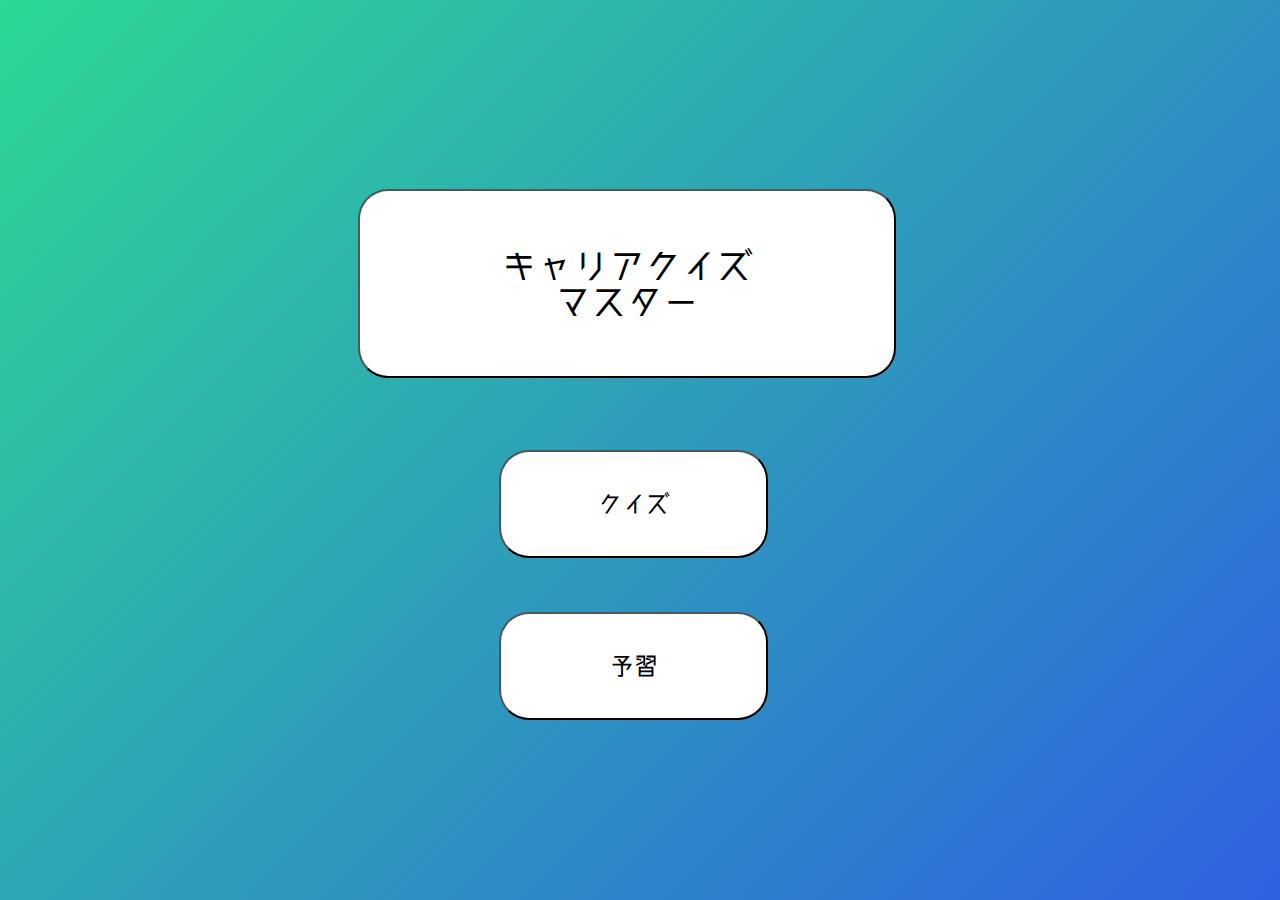
<file: index.html>
<!DOCTYPE html>
<html lang="ja">

<head>
	<meta charset="UTF-8">
	<meta name="viewport" content="width=device-width, initial-scale=1.0">
	<title>main</title>
	<link rel="stylesheet" href="css/mainpage.css">
	<link rel="stylesheet" href="css/style.css">
</head>

<body>
	<button class="title"><p>キャリアクイズマスター</p></button>
	<a href="genre.html"><button class="startButton"><p>クイズ</p></button></a>
	<a href="study.html"><button class="studyButton"><p>予習</p></button></a>
</body>

</html>
</file>
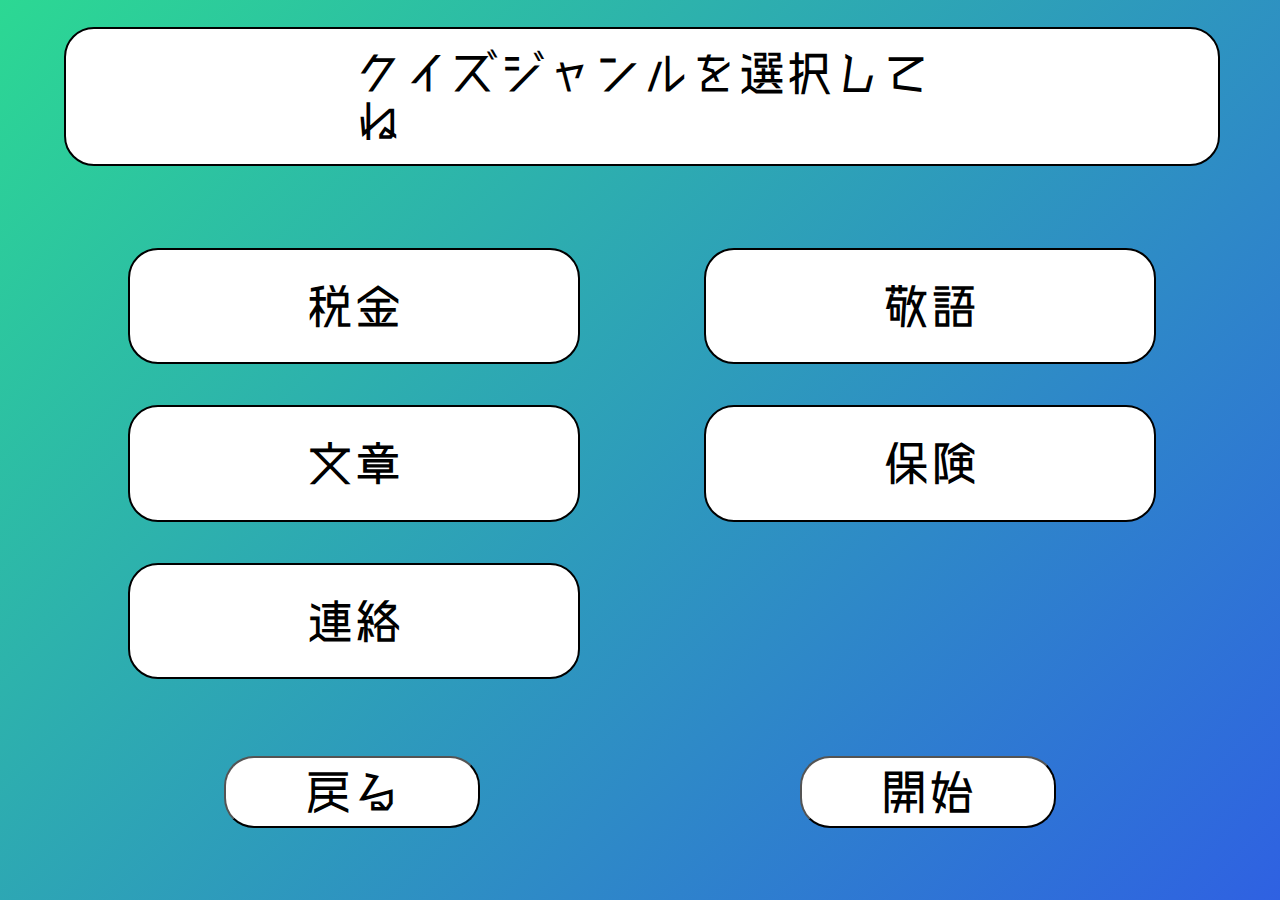
<file: genre.html>
<!DOCTYPE html>
<html lang="ja">

<head>
	<meta charset="UTF-8">
	<meta name="viewport" content="width=device-width, initial-scale=1.0">
	<title>genre</title>
	<link rel="stylesheet" href="css/genre.css">
	<link rel="stylesheet" href="css/style.css">
</head>

<body>

	<div class="textbox1"><p>クイズジャンルを選択してね</p></div>

	<div class="genre">

	<form name="form1" method="GET" action="quiz.html" onsubmit="return cancelsubmit()">
	
	<input type="checkbox" check id="1" name="genre" value="1"><label for="1"class="button1"><p>税金</p></label>

	<input type="checkbox" check id="2" name="genre" value="2"><label for="2"class="button2"><p>文章</p></label>

	<input type="checkbox" check id="3" name="genre" value="3"><label for="3"class="button3"><p>連絡</p></label>

	<input type="checkbox" check id="4" name="genre" value="4"><label for="4"class="button5"><p>敬語</p></label>

	<input type="checkbox" check id="5" name="genre" value="5"><label for="5"class="button6"><p>保険</p></label>

	</div>

	
	<button class="button8"name="submit"><p>開始</p></button>


	</form>

	
	<a href="index.html"><button class="button4"><p>戻る</p></button></a>
	
	<script src="./js/genre.js"></script>

</body>

</html>
</file>
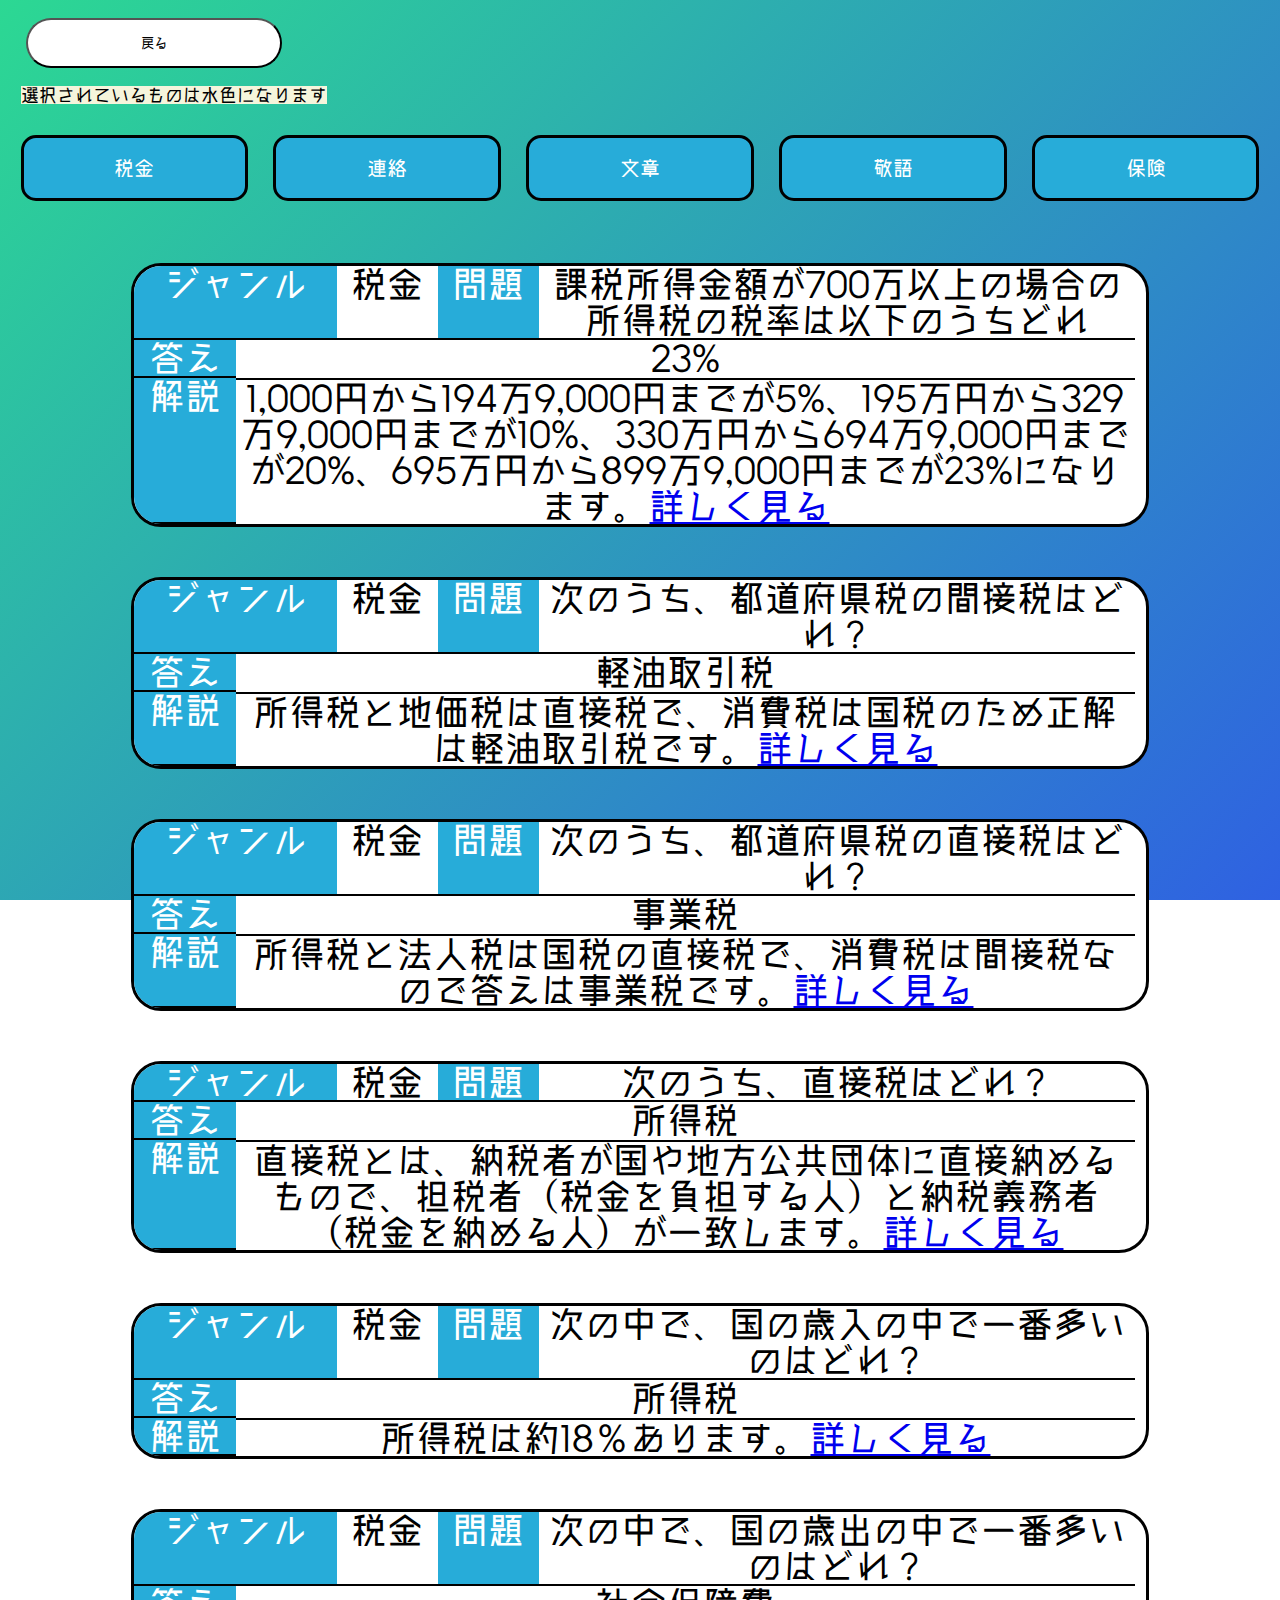
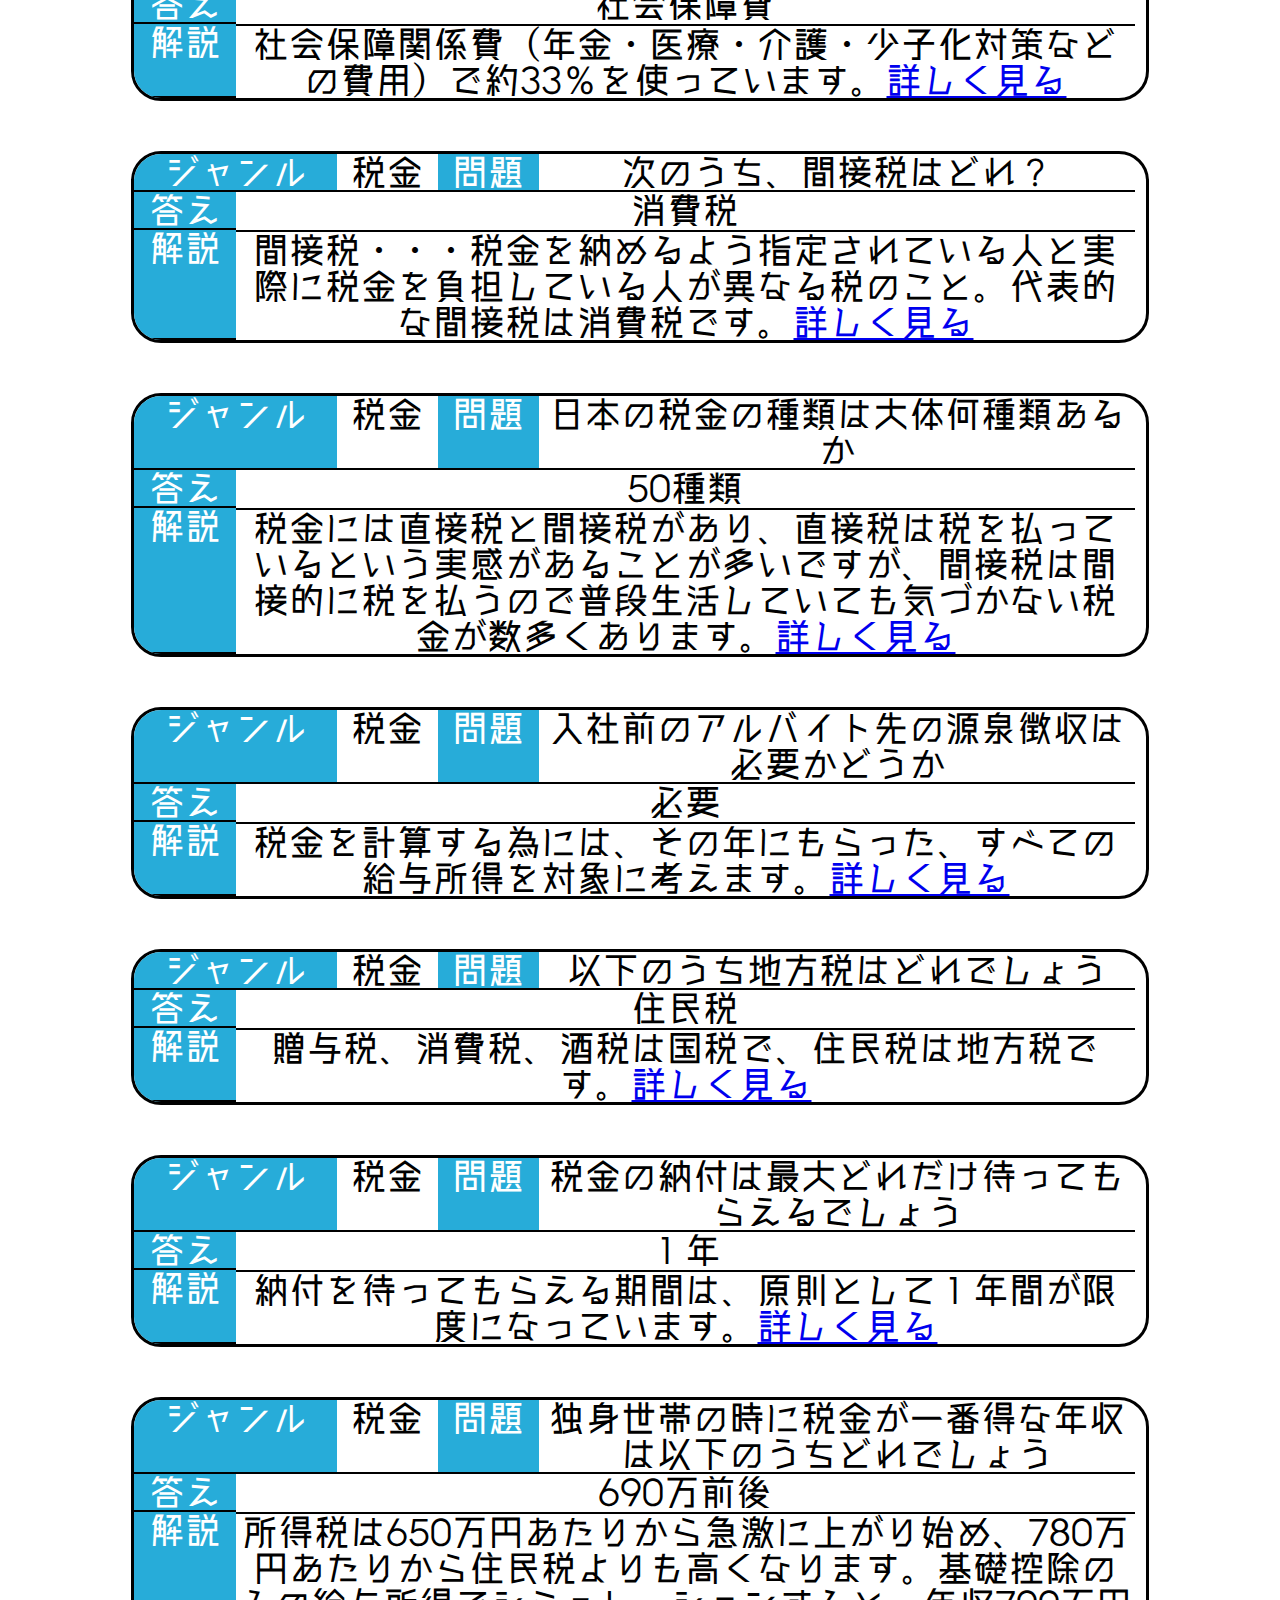
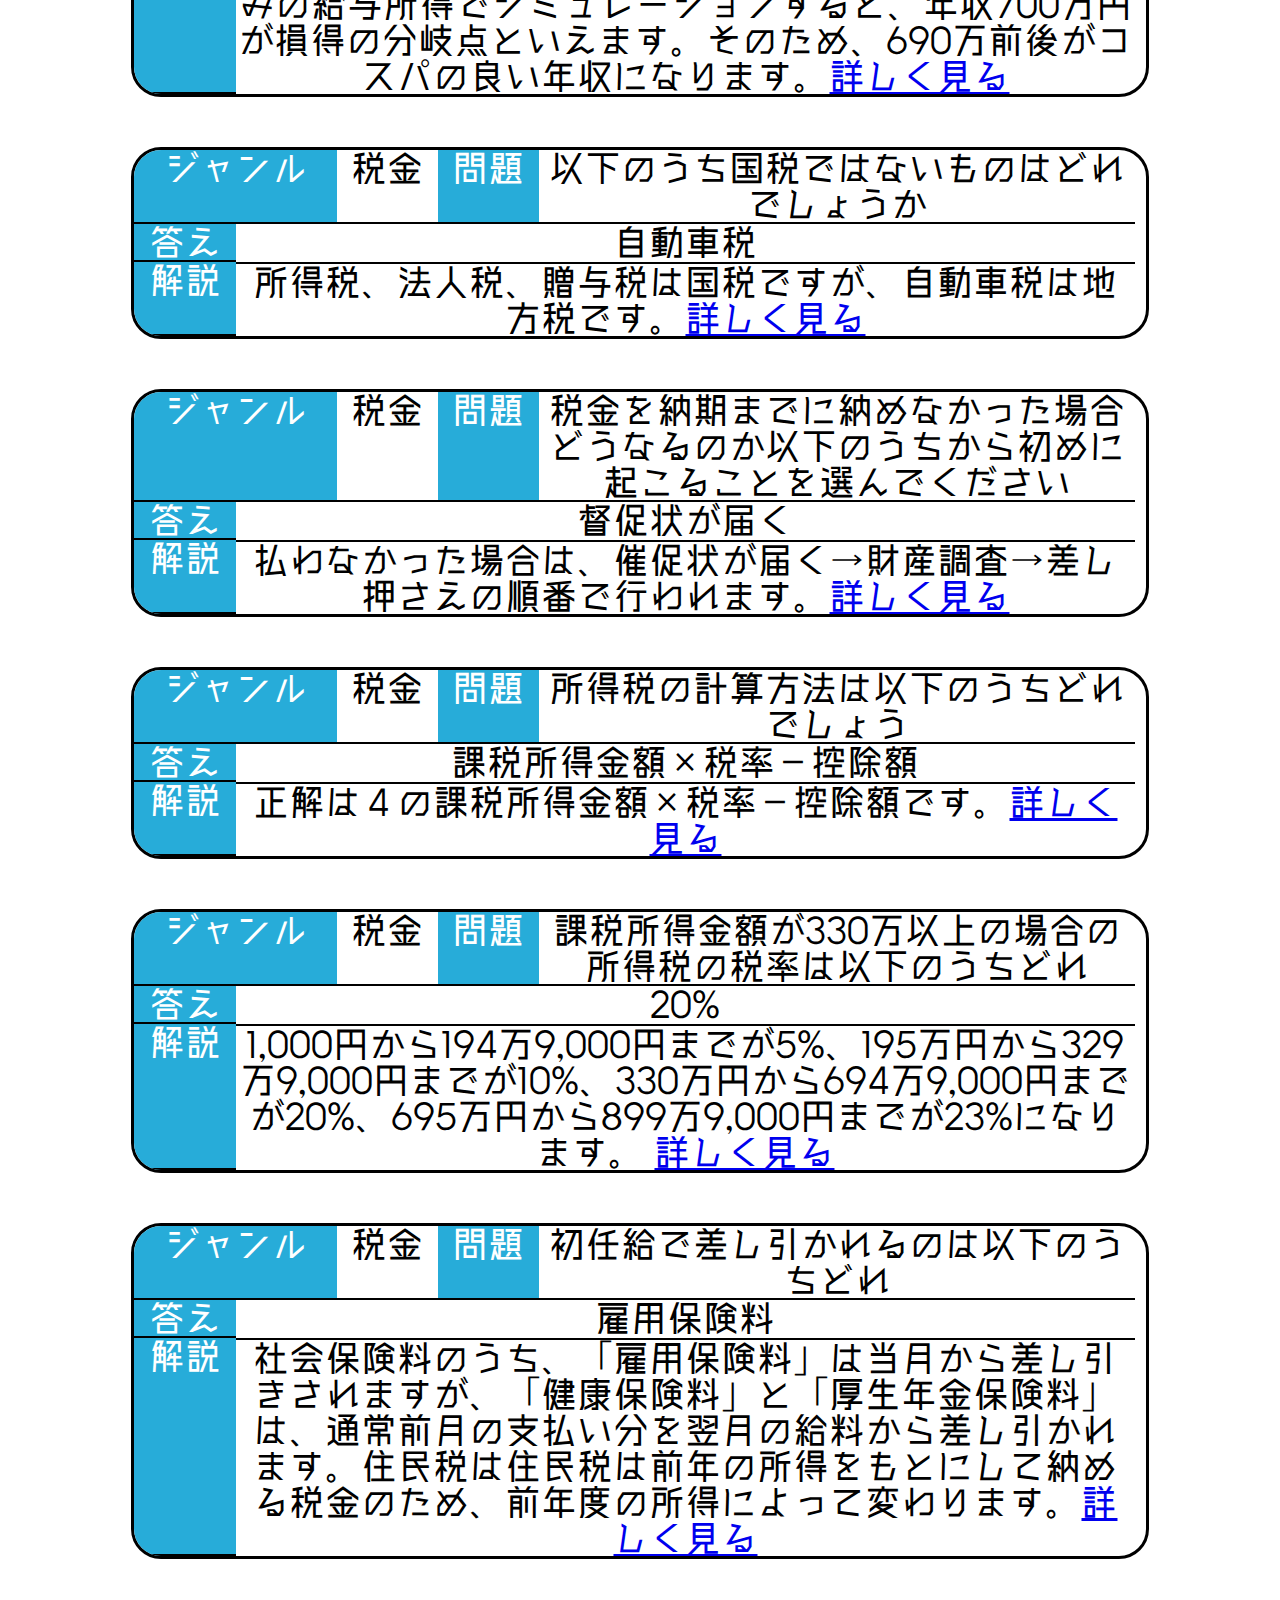
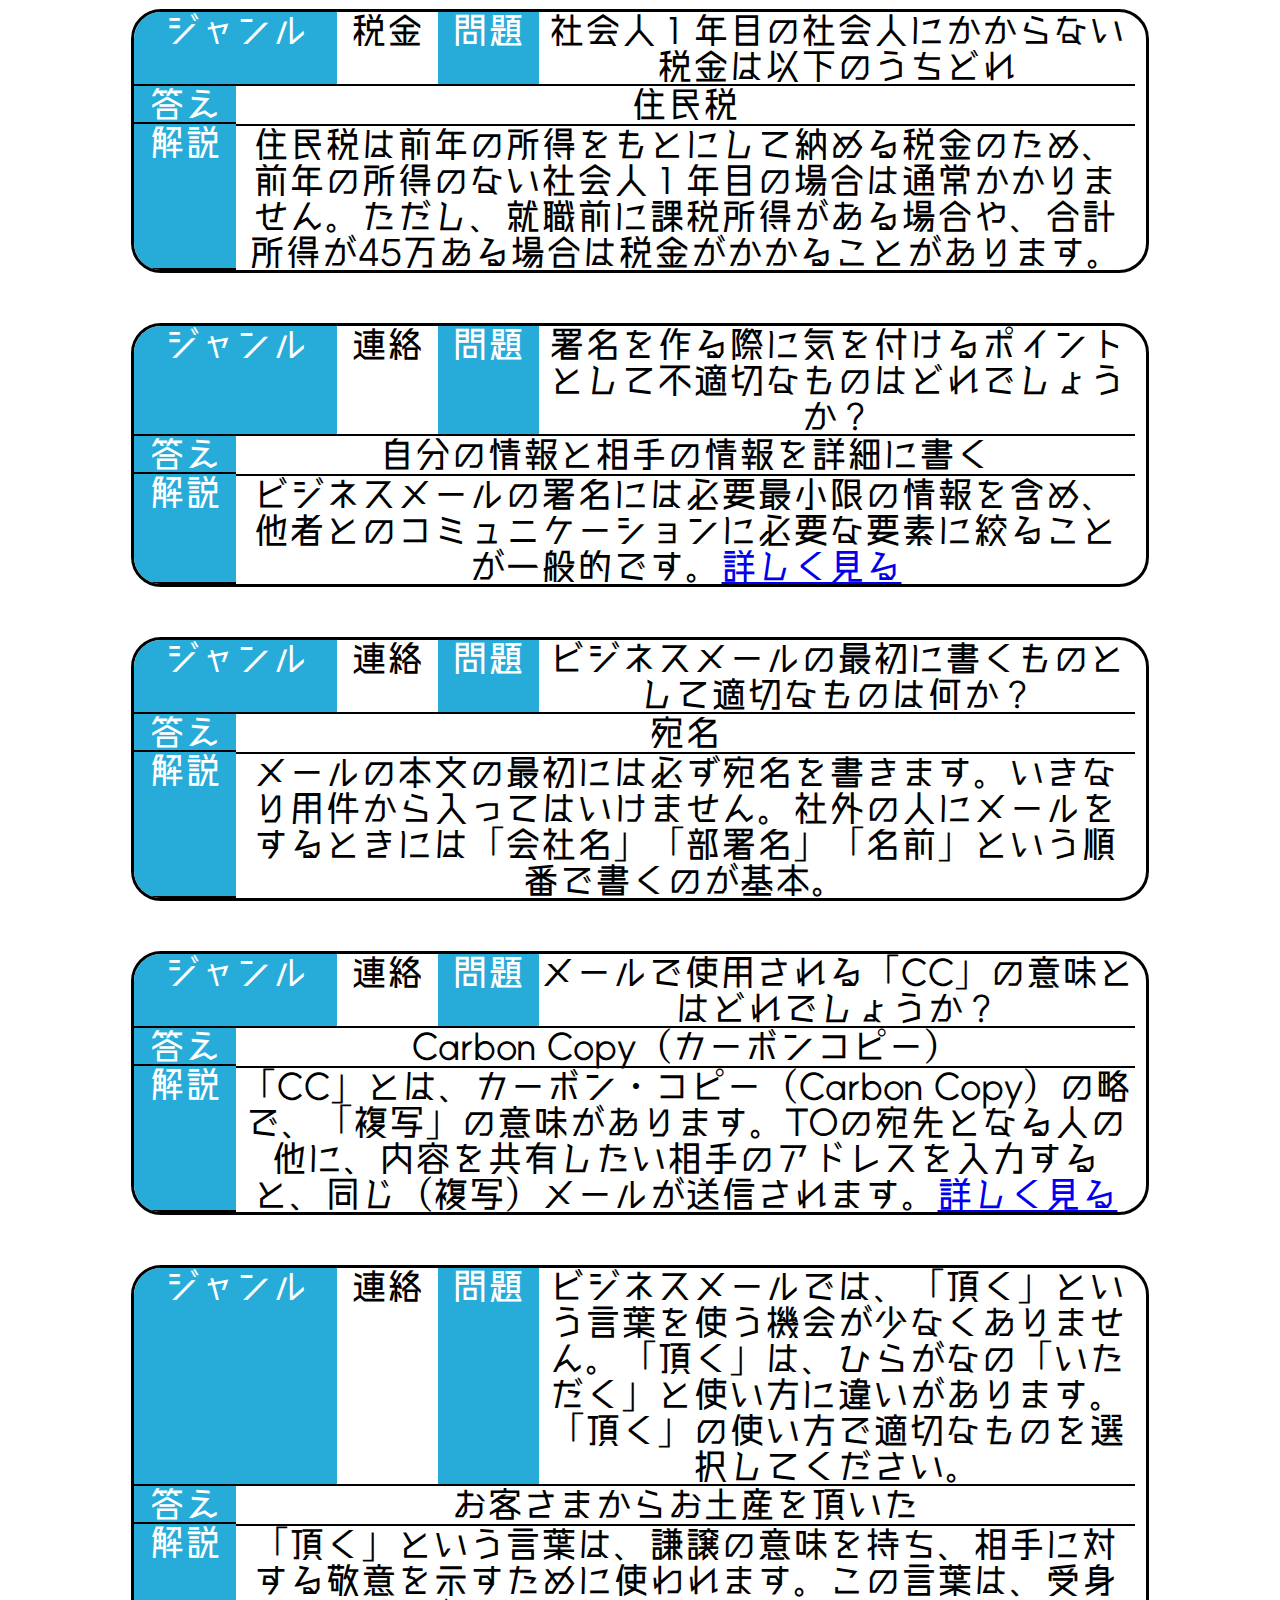
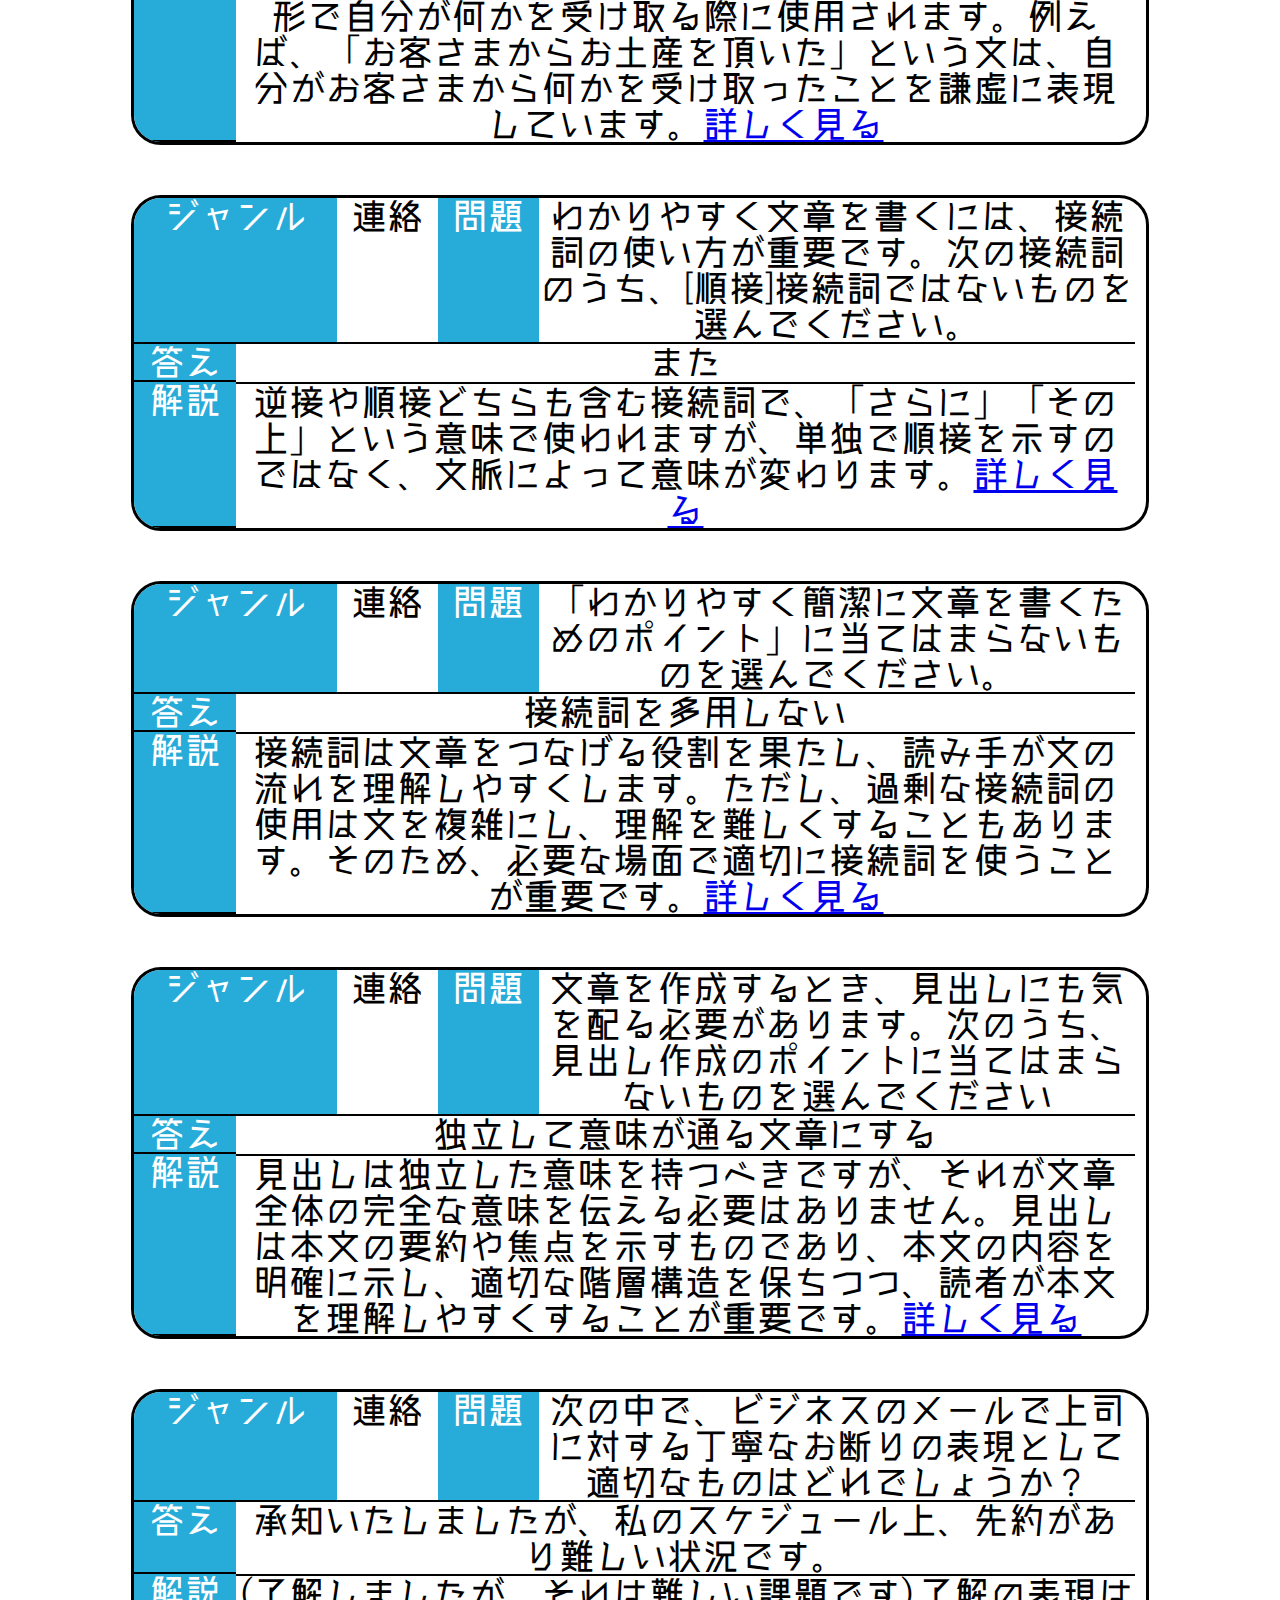
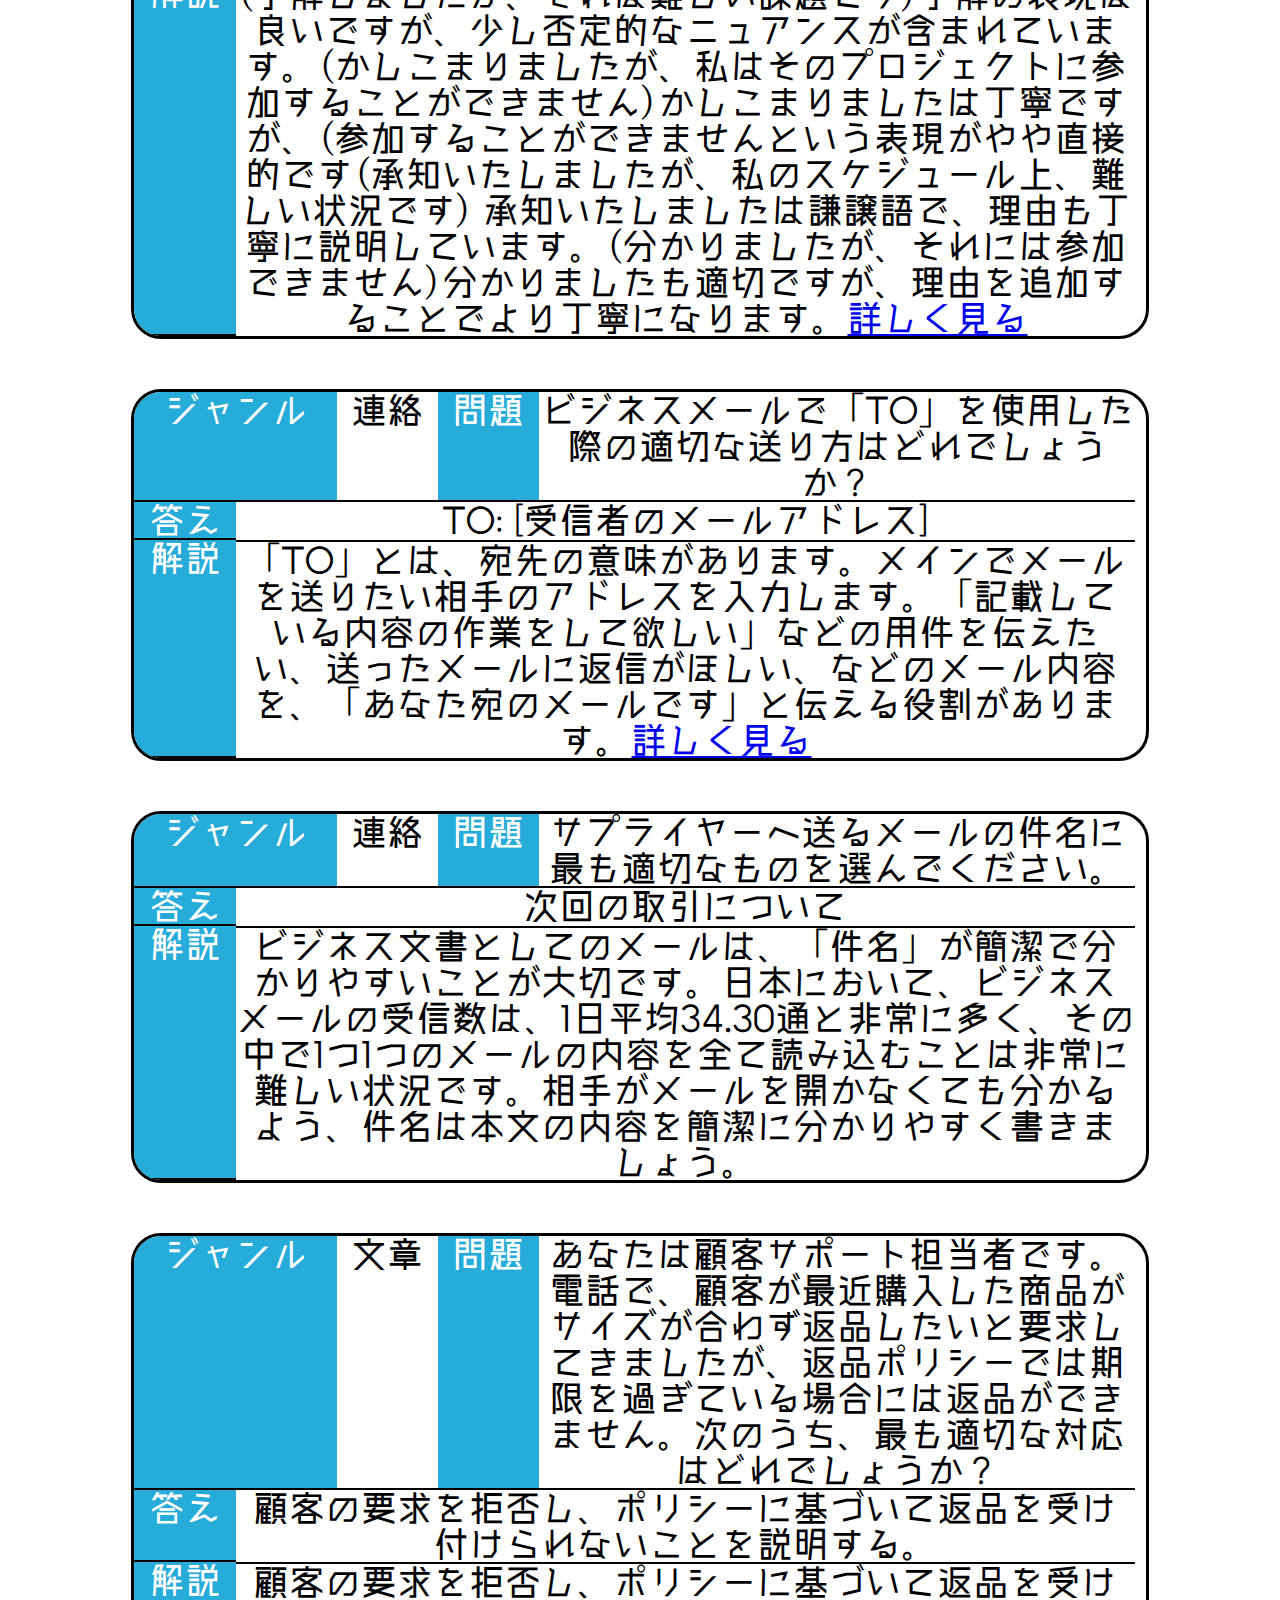
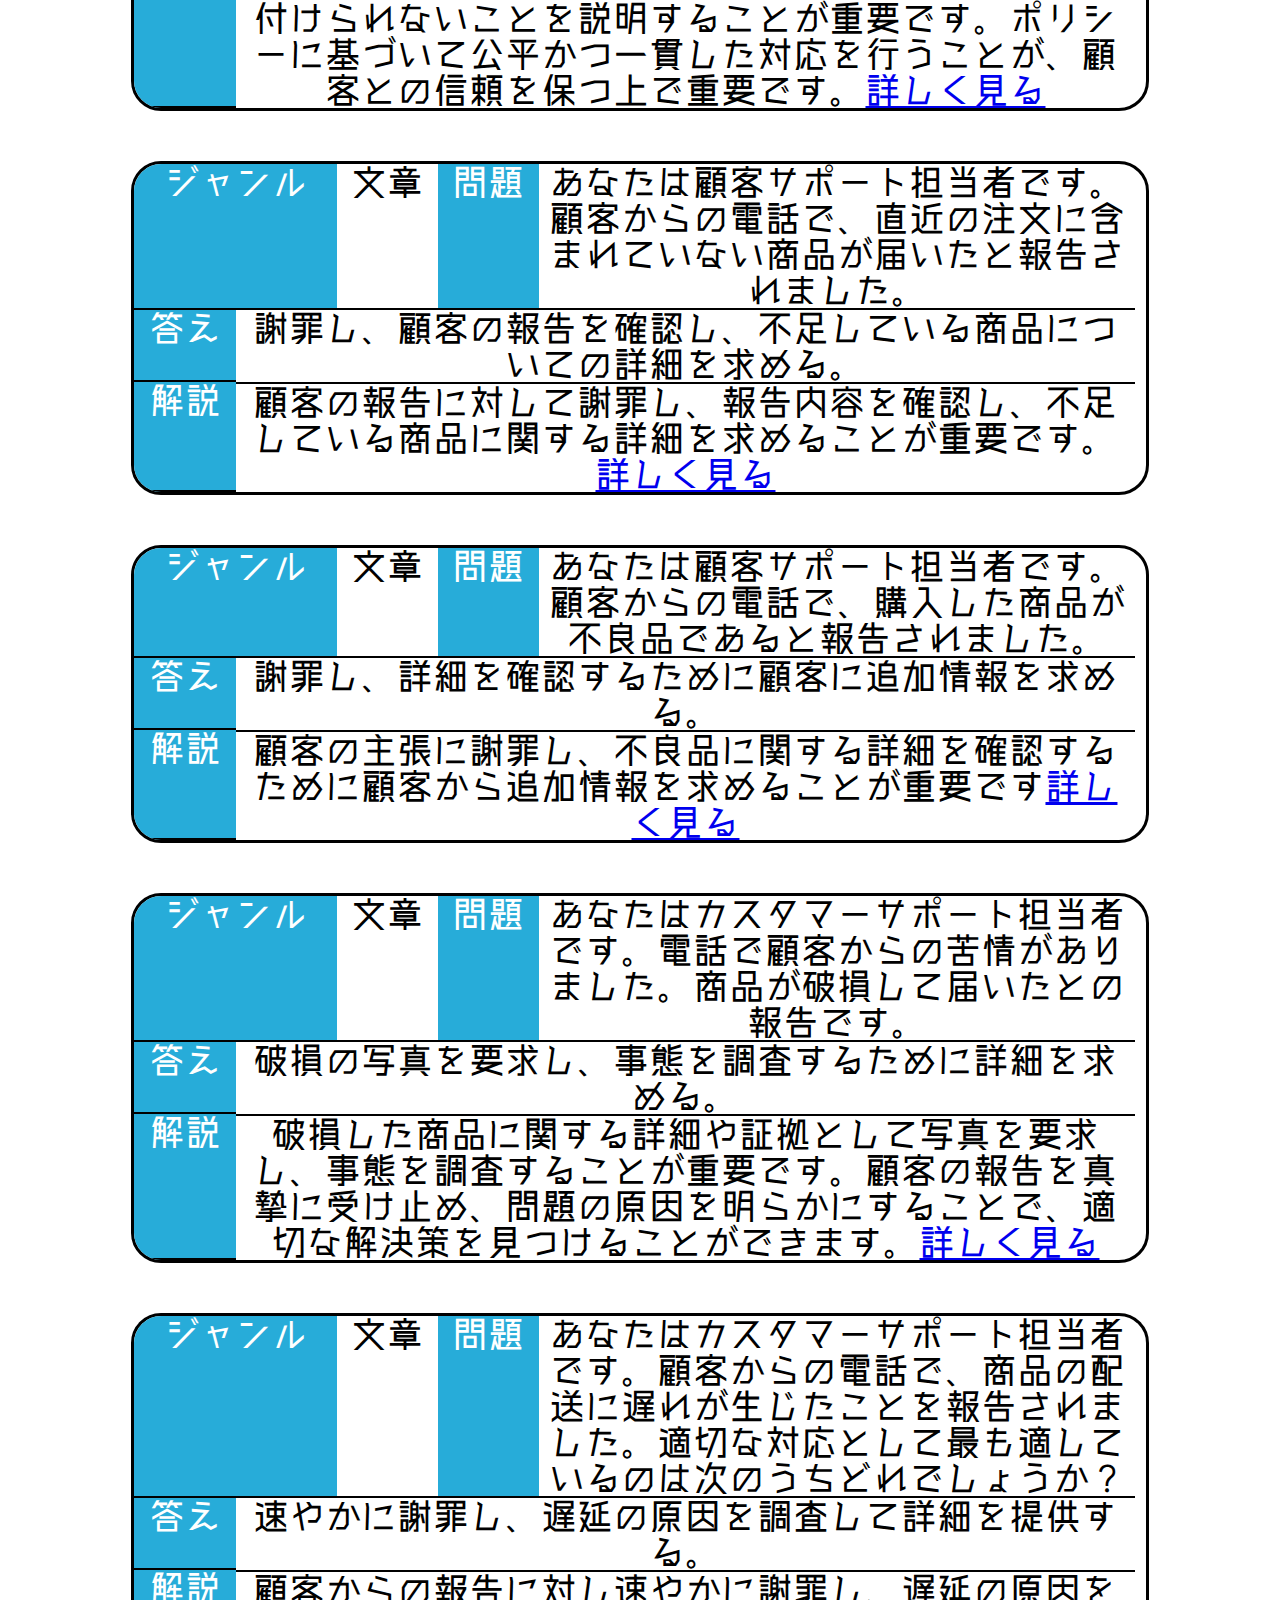
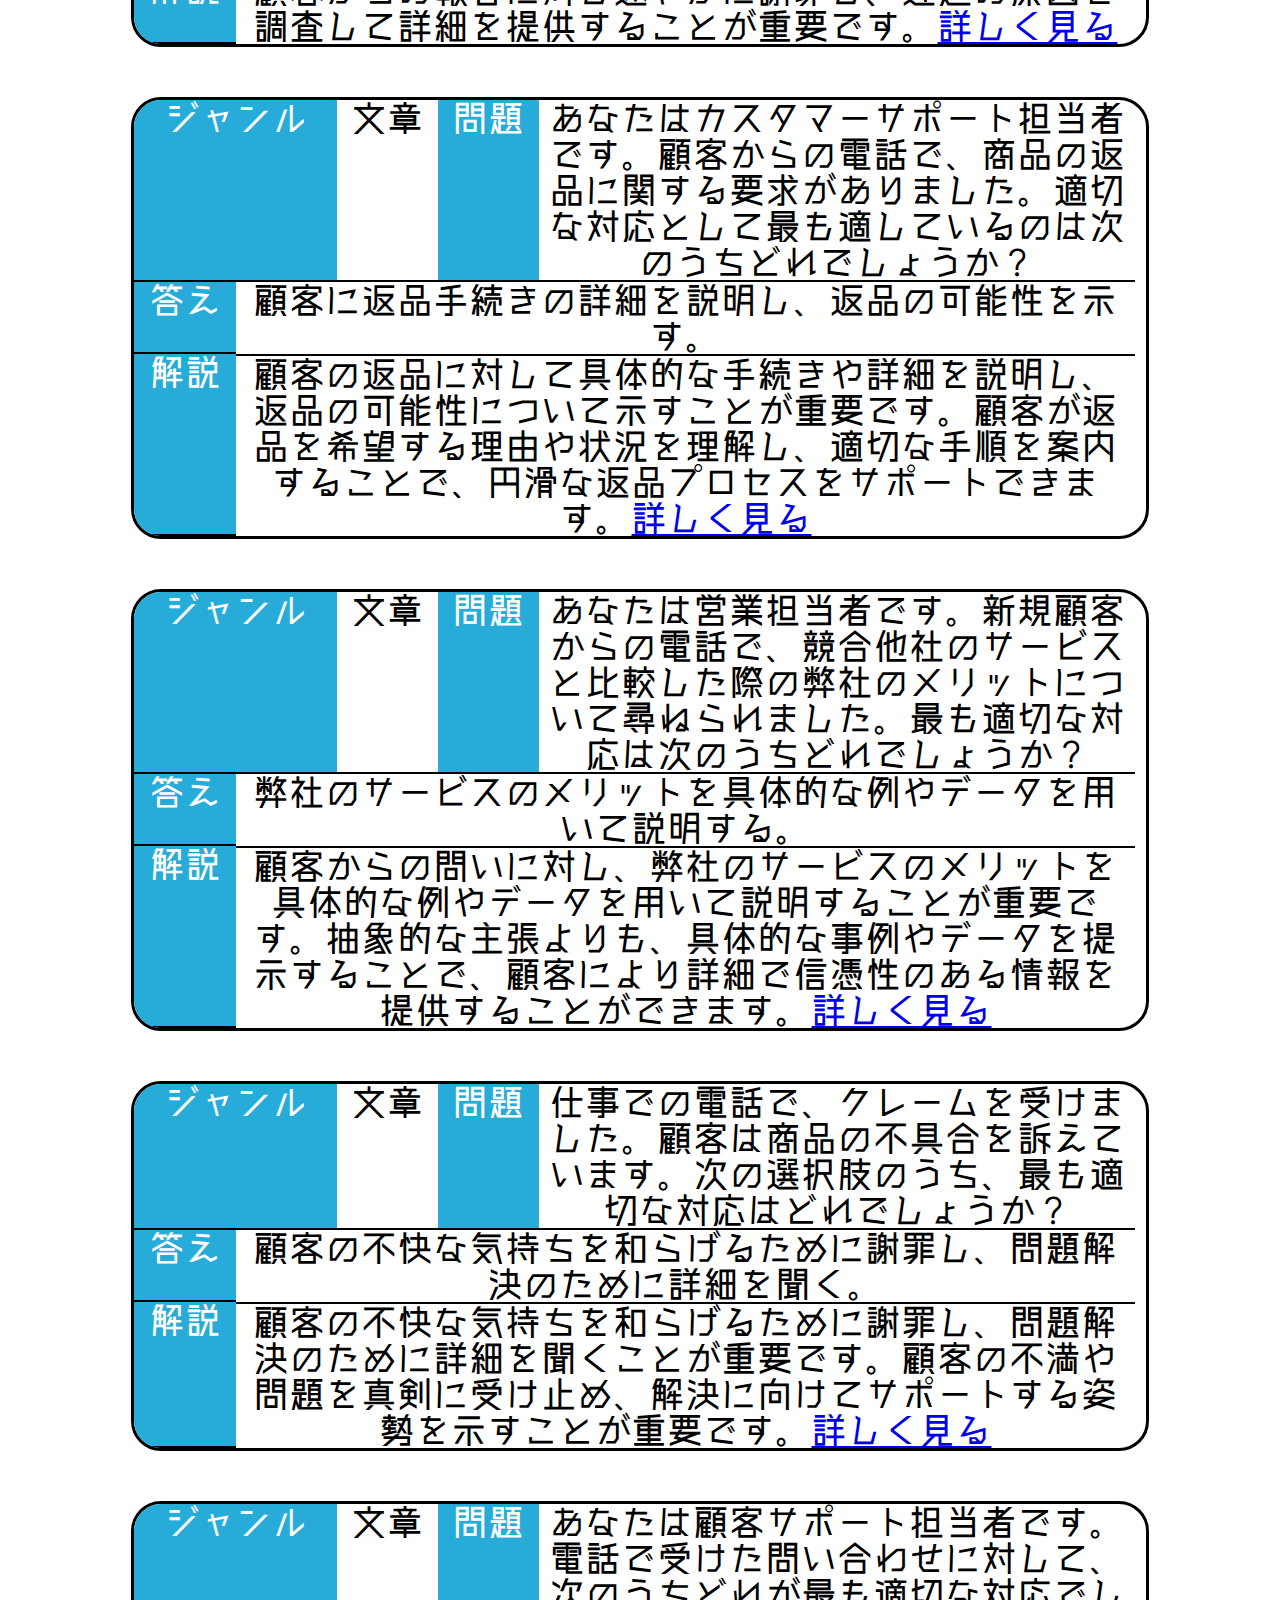
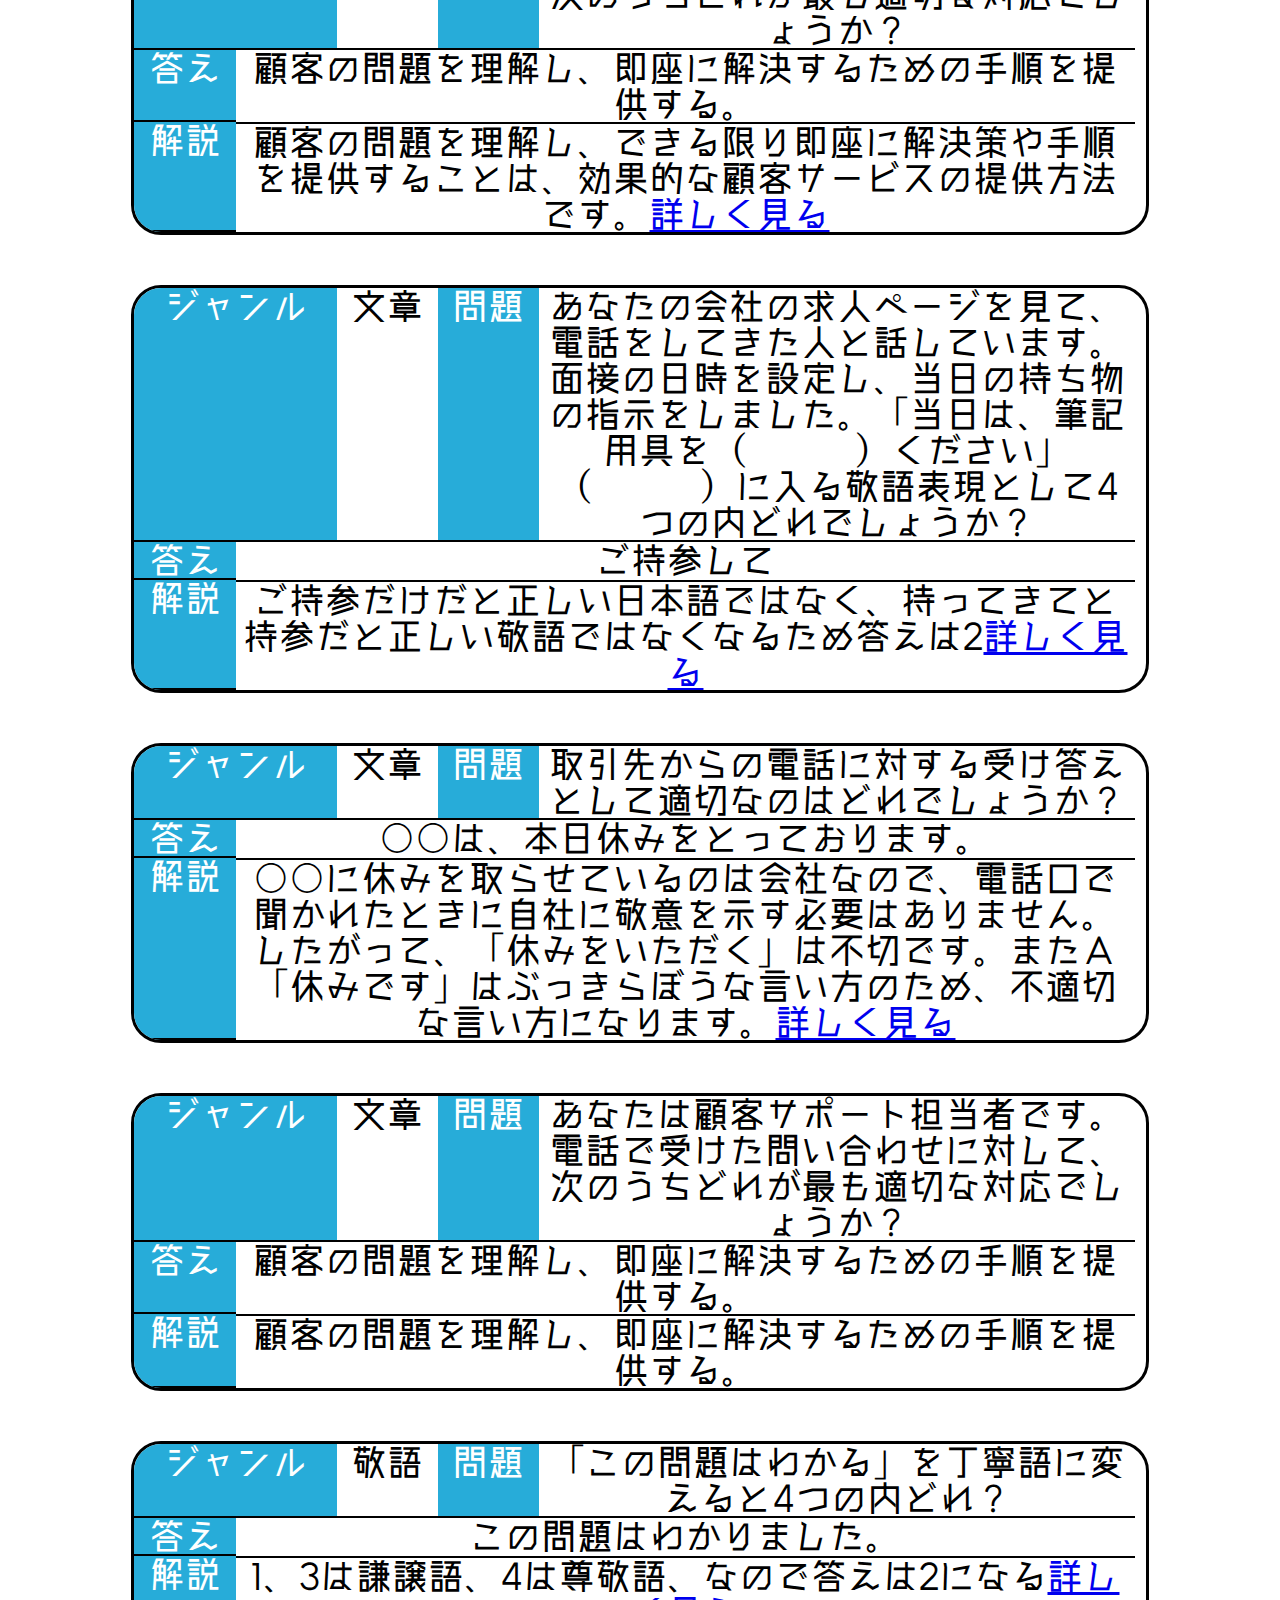
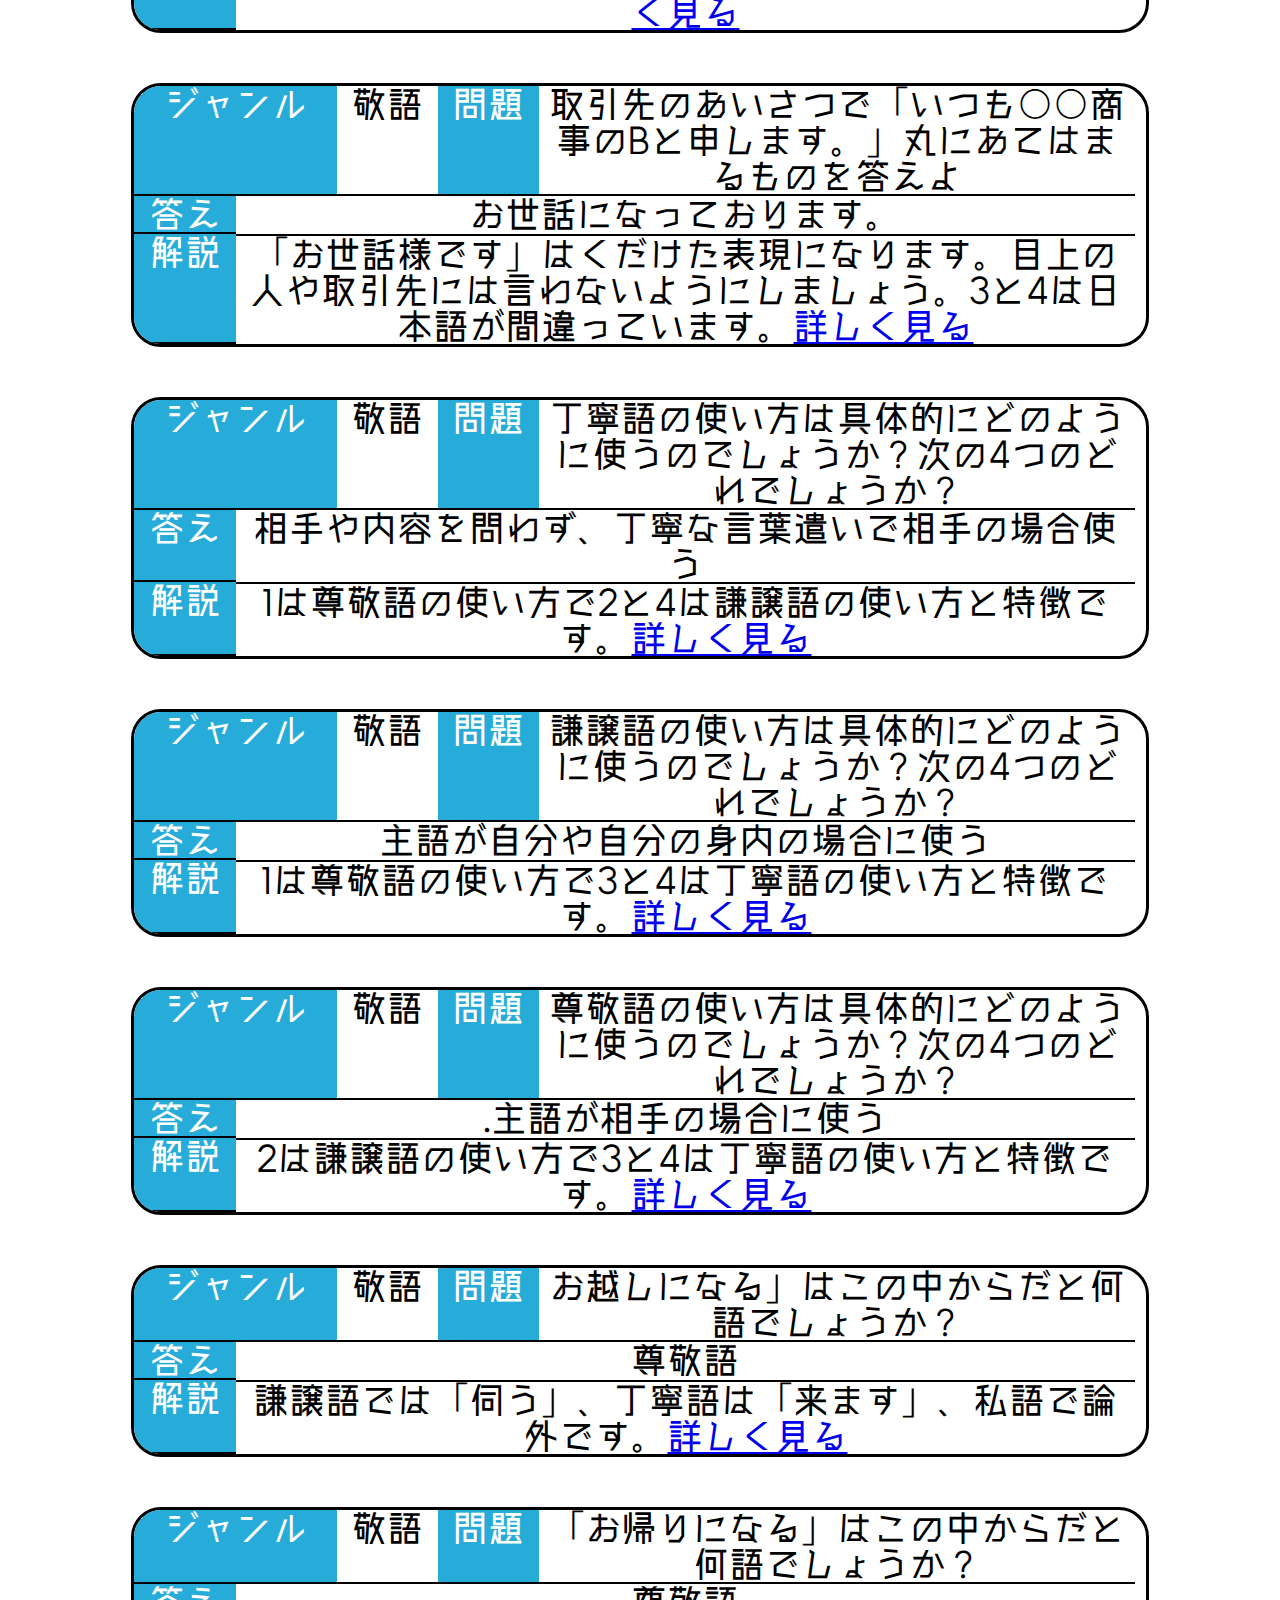
<file: study.html>
<!DOCTYPE html>
<html lang="ja">

<head>
    <meta charset="UTF-8">
    <meta name="viewport" content="width=device-width, initial-scale=1.0">
    <title>study</title>
    <link rel="stylesheet" href="css/study.css">
    <link rel="stylesheet" href="css/style.css">
</head>

<body id="body">
    <div class="btn-block"></div>
    <a href="index.html"><button class="return-btn">
            <p>戻る</p>
        </button></a>
    <p class="explan-text">選択されているものは水色になります</p>
    <form name="form1" method="GET" action="quiz.html">

        <input checked type="checkbox" check id="1" name="genre" value="1" onchange="reroad(0)"><label for="1">
            <p>税金</p>
        </label>

        <input checked type="checkbox" check id="3" name="genre" value="3" onchange="reroad(1)"><label for="3">
            <p>連絡</p>
        </label>

        <input checked type="checkbox" check id="2" name="genre" value="2" onchange="reroad(2)"><label for="2">
            <p>文章</p>
        </label>

        <input checked type="checkbox" check id="4" name="genre" value="4" onchange="reroad(3)"><label for="4">
            <p>敬語</p>
        </label>

        <input checked type="checkbox" check id="5" name="genre" value="5" onchange="reroad(4)"><label for="5">
            <p>保険</p>
        </label>

    </form>

    <div class="group" id="group" style="border: none;">
    </div>

    <script src="./js/study.js"></script>
</body>

</html>
</file>
<file: css/mainpage.css>
.title {
	position: absolute;
	top: 21%;
	left: 28%;
	background-color: white;
	height: 21%;
	width: 42%;
	font-size: 36px;
	text-align: center;
	margin: 0 auto;
	border-radius: 30px;
}

.startButton {
	position: absolute;
	top: 50%;
	left: 39%;
	background-color: white;
	height: 12%;
	width: 21%;
	font-size: 24px;
	text-align: center;
	overflow: hidden;
	cursor: pointer;
	border-radius: 30px;
}

.startButton::before{
	content: "";
	position: absolute;
	left: 0;
	top: 0;
	width: 100%;
	height: 100%;
	background-color: rgb(39, 172, 217);
	transform: translateX(-100%);
	transition: all .3s;
}
.startButton:hover::before{
	transform: translate(0);
}
.startButton:hover {
	color: #fff;
}

.studyButton {
	position: absolute;
	top: 68%;
	left: 39%;
	background-color: white;
	height: 12%;
	width: 21%;
	font-size: 24px;
	text-align: center;
	overflow: hidden;
	cursor: pointer;
	border-radius: 30px;
}

.studyButton::before{
	content: "";
	position: absolute;
	left: 0;
	top: 0;
	width: 100%;
	height: 100%;
	background-color: rgb(39, 172, 217);
	transform: translateX(-100%);
	transition: all .3s;
}

.studyButton:hover::before{
	transform: translate(0);
}
.studyButton:hover {
	color: #fff;
}

p {
	position: absolute;
	top: 50%;
	left: 50%;
	transform: translate(-50%, -50%);
	margin: auto;
}
</file>
<file: css/style.css>
@font-face {
    font-family: 'myfont';
    src: url('../makinas4/Makinas-4-Flat.otf') format('opentype'),
}

body {
    background: linear-gradient(-225deg, #2cd893 0%, #2f61e2 100%);
    background-attachment: fixed;
    background-size: cover;
    background-position: center;
    font-family: "myfont", sans-serif;
}

p {
    font-family: "myfont", sans-serif;
}
</file>
<file: css/genre.css>
@font-face {
    font-family: 'myfont';
    src: url('../makinas4/Makinas-4-Flat.otf') format('opentype'),
  }
.textbox1{
	position: absolute;
	top: 3%;
	left: 5%;
	background-color: white;
	height: 15%;
	width: 90%;
	border-radius: 30px;
	border: 2px solid #000000;
}
.genre button{
	cursor: pointer;
}
.button1{/*行政*/
	position: absolute;
	top: 27.5%;
	left: 10%;
	background-color: white;
	height: 12.5%;
	width: 35%;
	border-radius: 30px;
	border: 2px solid #000000;
}
.button2{/*法律*/
	position: absolute;
	top: 45%;
	left: 10%;
	background-color: white;
	height: 12.5%;
	width: 35%;
	border-radius: 30px;
	border: 2px solid #000000;
}
.button3{/*選挙*/
	position: absolute;
	top: 62.5%;
	left: 10%;
	background-color: white;
	height: 12.5%;
	width: 35%;
	border-radius: 30px;
	border: 2px solid #000000;
}
.button5{/*海外*/
	position: absolute;
	top: 27.5%;
	left: 55%;
	background-color: white;
	height: 12.5%;
	width: 35%;
	border-radius: 30px;
	border: 2px solid #000000;
}
.button6{/*常識*/
	position: absolute;
	top: 45%;
	left: 55%;
	background-color: white;
	height: 12.5%;
	width: 35%;
	border-radius: 30px;
	border: 2px solid #000000;
}
.button7{/*etc*/
	position: absolute;
	top: 62.5%;
	left: 55%;
	background-color: white;
	height: 12.5%;
	width: 35%;
	border-radius: 30px;
	border: 2px solid #000000;
}
.button4{/*戻る*/
	position: absolute;
	top: 84%;
	left: 17.5%;
	background-color: white;
	height: 8%;
	width: 20%;
	border-radius: 30px;
	overflow: hidden;
}
.button4::before{
	content: "";
	position: absolute;
	left: 0;
	top: 0;
	width: 100%;
	height: 100%;
	background-color: rgb(39, 172, 217);
	transform: translateX(-100%);
	transition: all .3s;
}
.button4:hover::before{
	transform: translate(0);
}
.button4:hover{
	color: #fff;
}
.button8{/*開始*/
	position: absolute;
	top: 84%;
	left: 62.5%;
	background-color: white;
	height: 8%;
	width: 20%;
	font-size: 46px;
	border-radius: 30px;
	overflow: hidden;
	font-family:"myfont",sans-serif;
}
.button8::before{
	content: "";
	position: absolute;
	left: 0;
	top: 0;
	width: 100%;
	height: 100%;
	background-color: rgb(39, 172, 217);
	transform: translateX(-100%);
	transition: all .3s;
}
.button8:hover::before{
	transform: translate(0);
}
.button8:hover{
	color:#fff;
}
p {
	position: absolute;
	top: 50%;
	left: 50%;
	transform: translate(-50%, -50%);
	margin: auto;
	font-size: 48px;
}
.genre input:checked+label{
    background:  rgb(39, 172, 217);
    color: white;
}
.genre input{
    display: none;
}
.genre label{
	cursor: pointer;
}
button{
	cursor: pointer;
}
</file>
<file: css/study.css>
.group {
    background-color: white;
    width: 80%;
    font-size: 36px;
    text-align: center;
    margin: 0 auto;
    border-radius: 30px;
    margin-bottom: 50px;
    border: 3px solid #000;
    overflow: hidden;
    display: flex;
    flex-wrap: wrap;
}

.genre-title {
    border-bottom: 2px solid #000;
    background-color: rgb(39, 172, 217);
    color: #fff;
    width: 20%;
}

.title {
    border-bottom: 2px solid #000;
    background-color: rgb(39, 172, 217);
    color: #fff;
    width: 10%;
}

.genres {
    border-bottom: 2px solid #000;
    width: 10%;
}

.question {
    border-bottom: 2px solid #000;
    width: 59%;
}

.correct {
    width: 89%;
}

.explanation {
    border-top: 2px solid #000;
    width: 89%;
}

form {
    display: flex;
    width: 100%;
}

form label {
    margin: 1%;
    background-color: white;
    height: 12%;
    width: 18%;
    border-radius: 15px;
    border: solid 3px #000;
    cursor: pointer;
}

form input:checked+label {
    background-color: rgb(39, 172, 217);
    color: #fff;
}

form input {
    display: none;
}

form p {
    text-align: center;
    font-size: 20px;
    padding: 0;
}

.btn-block {
    height: 60px;
}

.return-btn {
    /*戻る*/
    position: absolute;
    top: 2%;
    left: 2%;
    background-color: white;
    height: 50px;
    width: 20%;
    border-radius: 30px;
    overflow: hidden;
}

.return-btn::before {
    content: "";
    position: absolute;
    left: 0;
    top: 0;
    width: 100%;
    height: 100%;
    background-color: rgb(39, 172, 217);
    color: #fff;
    transform: translateX(-100%);
    transition: all .3s;
    z-index: -1;
}

.return-btn:hover::before {
    transform: translate(0);
}

.return-btn:hover {
    color: #fff;
    z-index: 1;
}

.explan-text {
    font-size: 18px;
    background-color: beige;
    display: inline-block;
    margin-left: 1%;
}
</file>
